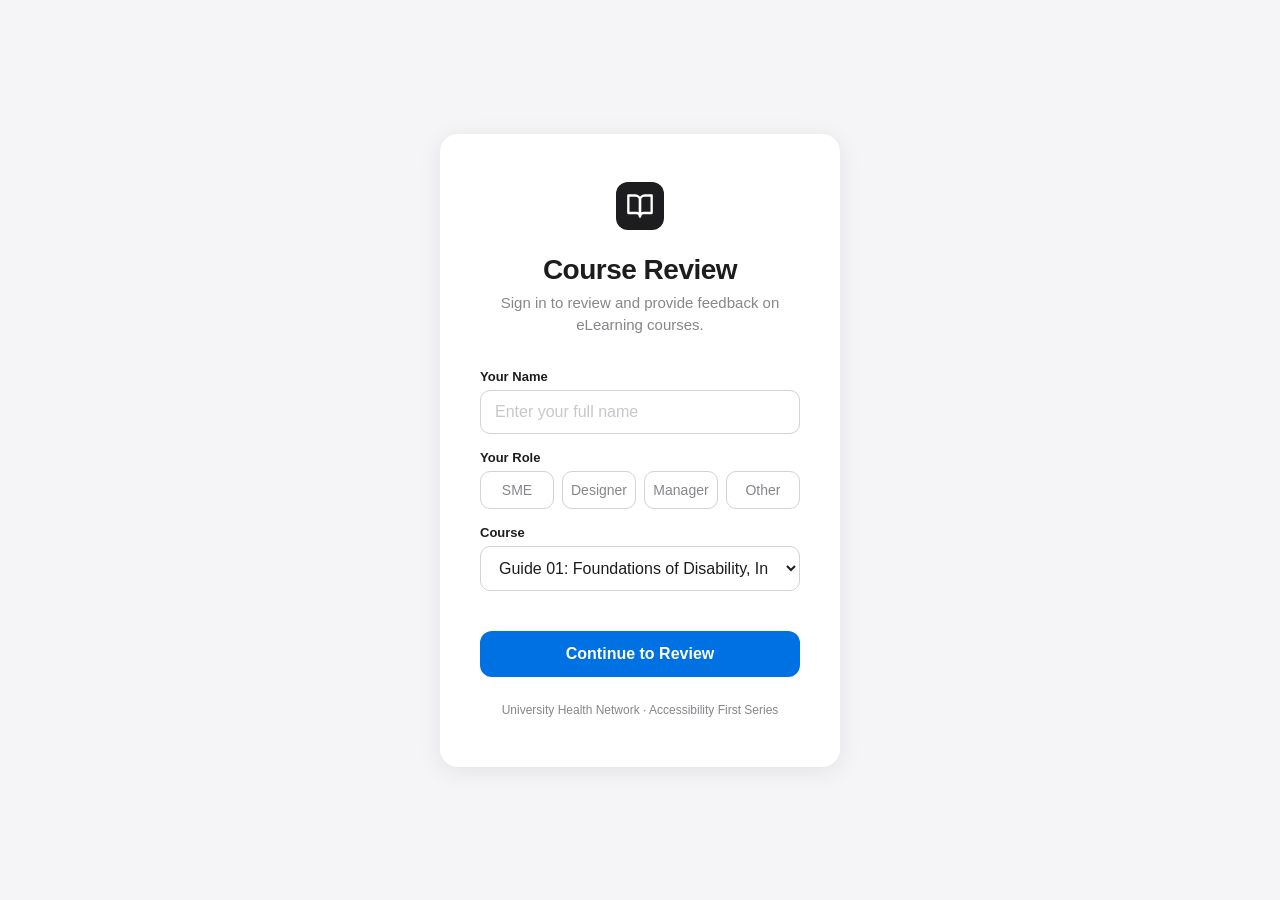
<file: login.html>
<!DOCTYPE html>
<html lang="en">
<head>
<meta charset="UTF-8">
<meta name="viewport" content="width=device-width, initial-scale=1.0">
<title>Course Review — Sign In</title>
<style>
  :root {
    --bg: #f5f5f7;
    --text: #1d1d1f;
    --text-secondary: #86868b;
    --blue: #0071e3;
    --border: #d2d2d7;
    --font: -apple-system, BlinkMacSystemFont, "SF Pro Display", "Helvetica Neue", Arial, sans-serif;
  }

  * { margin: 0; padding: 0; box-sizing: border-box; }

  body {
    font-family: var(--font);
    background: var(--bg);
    height: 100vh;
    display: flex;
    align-items: center;
    justify-content: center;
  }

  .login-card {
    background: #fff;
    border-radius: 18px;
    box-shadow: 0 4px 24px rgba(0,0,0,0.08);
    padding: 48px 40px;
    width: 400px;
    max-width: 90vw;
    text-align: center;
  }

  .logo {
    width: 48px;
    height: 48px;
    background: var(--text);
    border-radius: 12px;
    display: flex;
    align-items: center;
    justify-content: center;
    margin: 0 auto 24px;
  }
  .logo svg { width: 28px; height: 28px; }

  h1 {
    font-size: 28px;
    font-weight: 700;
    letter-spacing: -0.5px;
    color: var(--text);
    margin-bottom: 6px;
  }

  .subtitle {
    font-size: 15px;
    color: var(--text-secondary);
    margin-bottom: 32px;
    line-height: 1.5;
  }

  .field {
    text-align: left;
    margin-bottom: 16px;
  }
  .field label {
    display: block;
    font-size: 13px;
    font-weight: 600;
    color: var(--text);
    margin-bottom: 6px;
  }
  .field input, .field select {
    width: 100%;
    padding: 12px 14px;
    border: 1px solid var(--border);
    border-radius: 10px;
    font-family: var(--font);
    font-size: 16px;
    color: var(--text);
    background: #fff;
    outline: none;
    transition: border-color 0.2s;
  }
  .field input:focus, .field select:focus {
    border-color: var(--blue);
    box-shadow: 0 0 0 3px rgba(0,113,227,0.1);
  }
  .field input::placeholder { color: #c7c7cc; }

  .role-pills {
    display: flex;
    gap: 8px;
    margin-top: 6px;
  }
  .role-pill {
    flex: 1;
    padding: 10px 0;
    border: 1.5px solid var(--border);
    border-radius: 10px;
    background: #fff;
    font-family: var(--font);
    font-size: 14px;
    font-weight: 500;
    color: var(--text-secondary);
    cursor: pointer;
    text-align: center;
    transition: all 0.2s;
  }
  .role-pill:hover { border-color: var(--blue); color: var(--text); }
  .role-pill.selected {
    border-color: var(--blue);
    background: rgba(0,113,227,0.06);
    color: var(--blue);
    font-weight: 600;
  }

  .sign-in-btn {
    width: 100%;
    padding: 14px 0;
    background: var(--blue);
    color: #fff;
    border: 0;
    border-radius: 12px;
    font-family: var(--font);
    font-size: 16px;
    font-weight: 600;
    cursor: pointer;
    margin-top: 24px;
    transition: background 0.2s;
  }
  .sign-in-btn:hover { background: #005bb5; }
  .sign-in-btn:disabled {
    background: #c7c7cc;
    cursor: not-allowed;
  }

  .error-msg {
    font-size: 13px;
    color: #ff3b30;
    margin-top: 8px;
    display: none;
  }

  .footer {
    margin-top: 24px;
    font-size: 12px;
    color: var(--text-secondary);
    line-height: 1.5;
  }
</style>
</head>
<body>

<div class="login-card">
  <div class="logo">
    <svg viewBox="0 0 24 24" fill="none" stroke="#fff" stroke-width="2" stroke-linecap="round" stroke-linejoin="round">
      <path d="M2 3h6a4 4 0 0 1 4 4v14a3 3 0 0 0-3-3H2z"/>
      <path d="M22 3h-6a4 4 0 0 0-4 4v14a3 3 0 0 1 3-3h7z"/>
    </svg>
  </div>

  <h1>Course Review</h1>
  <p class="subtitle">Sign in to review and provide feedback on eLearning courses.</p>

  <div class="field">
    <label>Your Name</label>
    <input type="text" id="nameInput" placeholder="Enter your full name" autocomplete="name">
  </div>

  <div class="field">
    <label>Your Role</label>
    <div class="role-pills">
      <button class="role-pill" data-role="SME">SME</button>
      <button class="role-pill" data-role="Designer">Designer</button>
      <button class="role-pill" data-role="Manager">Manager</button>
      <button class="role-pill" data-role="Other">Other</button>
    </div>
  </div>

  <div class="field">
    <label>Course</label>
    <select id="courseSelect">
      <option value="1">Guide 01: Foundations of Disability, Inclusion & Accessible Design</option>
    </select>
  </div>

  <div class="error-msg" id="errorMsg">Please enter your name and select a role.</div>

  <button class="sign-in-btn" id="signInBtn">Continue to Review</button>

  <p class="footer">University Health Network · Accessibility First Series</p>
</div>

<script>
(function() {
  var selectedRole = '';
  var nameInput = document.getElementById('nameInput');
  var signInBtn = document.getElementById('signInBtn');
  var errorMsg = document.getElementById('errorMsg');
  var courseSelect = document.getElementById('courseSelect');

  // Role pills
  document.querySelectorAll('.role-pill').forEach(function(pill) {
    pill.addEventListener('click', function() {
      document.querySelectorAll('.role-pill').forEach(function(p) { p.classList.remove('selected'); });
      pill.classList.add('selected');
      selectedRole = pill.getAttribute('data-role');
      errorMsg.style.display = 'none';
    });
  });

  // Check returning user
  var savedName = localStorage.getItem('sme_reviewer_name');
  var savedRole = localStorage.getItem('sme_reviewer_role');
  if (savedName) nameInput.value = savedName;
  if (savedRole) {
    selectedRole = savedRole;
    var pill = document.querySelector('[data-role="' + savedRole + '"]');
    if (pill) pill.classList.add('selected');
  }

  // Sign in
  signInBtn.addEventListener('click', function() {
    var name = nameInput.value.trim();
    if (!name || !selectedRole) {
      errorMsg.style.display = 'block';
      return;
    }

    localStorage.setItem('sme_reviewer_name', name);
    localStorage.setItem('sme_reviewer_role', selectedRole);
    localStorage.setItem('sme_review_guide', courseSelect.value);

    // Route based on role
    if (selectedRole === 'Designer') {
      window.location.href = 'dashboard.html';
    } else {
      window.location.href = 'index.html';
    }
  });

  // Enter key
  nameInput.addEventListener('keydown', function(e) {
    if (e.key === 'Enter') signInBtn.click();
  });
})();
</script>

</body>
</html>
</file>
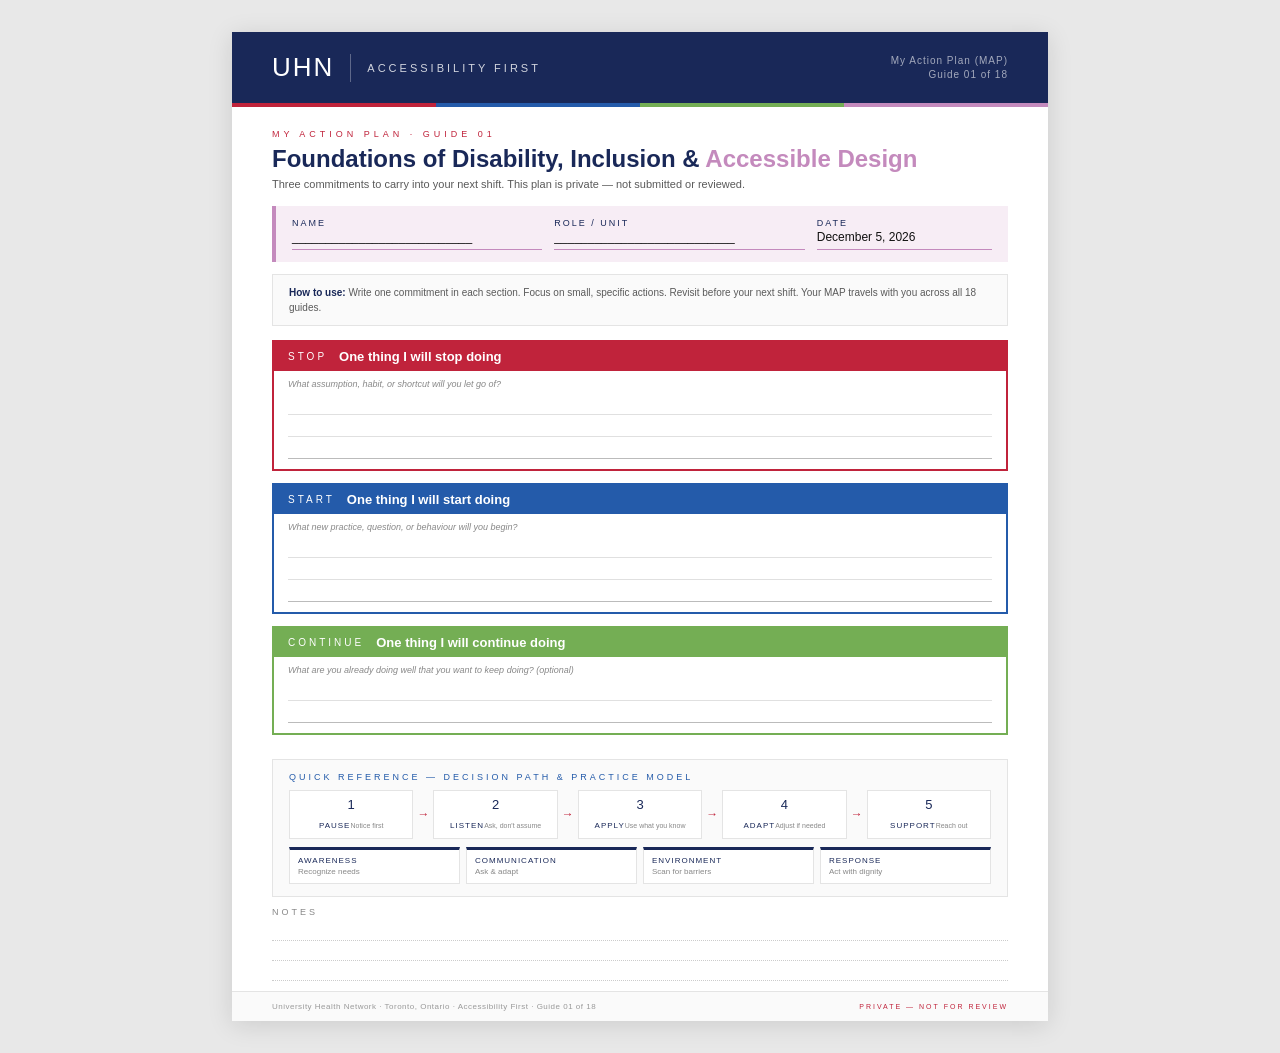
<file: course/assets/MAP-Template-Demo.html>
<!DOCTYPE html>
<html lang="en">
<head>
<meta charset="UTF-8">
<title>MAP Template — Guide 01 · Accessibility First</title>
<style>
  @page { size:letter; margin:0.5in 0.6in; }
  * { margin:0; padding:0; box-sizing:border-box; }
  body { font-family:Arial, Helvetica, sans-serif; color:#111; background:#e8e8e8; display:flex; justify-content:center; padding:32px; }

  .page {
    width:8.5in; background:#fff;
    box-shadow:0 4px 24px rgba(0,0,0,0.12);
  }

  /* ── Header Band ── */
  .header {
    background:#192858; color:#fff; padding:20px 40px;
    display:flex; align-items:center; justify-content:space-between;
  }
  .header-left { display:flex; align-items:center; gap:16px; }
  .header-logo { font-family:"Arial Black", Arial, sans-serif; font-size:26px; letter-spacing:2px; }
  .header-sep { width:1px; height:28px; background:rgba(255,255,255,0.3); }
  .header-series { font-family:"Arial Black", Arial, sans-serif; font-size:11px; letter-spacing:3px; text-transform:uppercase; color:rgba(255,255,255,0.8); }
  .header-right { text-align:right; font-size:10px; color:rgba(255,255,255,0.6); letter-spacing:1px; line-height:1.4; }

  /* ── Accent Line ── */
  .accent-line { height:4px; background:linear-gradient(to right, #C0233B 25%, #245BAA 25% 50%, #74AE54 50% 75%, #C48ABD 75%); }

  /* ── Title Section ── */
  .title-section { padding:22px 40px 14px; }
  .eyebrow { font-family:"Arial Black", Arial, sans-serif; font-size:9px; letter-spacing:4px; text-transform:uppercase; color:#C0233B; margin-bottom:6px; }
  .title-section h1 { font-family:"Arial Black", Arial, sans-serif; font-size:24px; color:#192858; line-height:1.15; margin-bottom:4px; }
  .title-section h1 span { color:#C48ABD; }
  .subtitle { font-size:11px; color:#5A5A5A; line-height:1.4; }

  /* ── Info Bar ── */
  .info-bar {
    margin:0 40px; padding:12px 16px; background:#F7EDF5;
    border-left:4px solid #C48ABD;
    display:grid; grid-template-columns:1fr 1fr 0.7fr; gap:12px;
    font-size:11px; color:#5A5A5A;
  }
  .info-bar .field-label { font-family:"Arial Black", Arial, sans-serif; font-size:9px; letter-spacing:2px; color:#192858; text-transform:uppercase; display:block; margin-bottom:2px; }
  .info-bar .field-value { border-bottom:1px solid #C48ABD; min-height:20px; font-size:12px; color:#111; padding-bottom:2px; }

  /* ── Instructions ── */
  .instructions {
    margin:12px 40px 0; padding:10px 16px;
    background:#FAFAFA; border:1px solid #E4E4E4;
    font-size:10px; color:#5A5A5A; line-height:1.5;
  }
  .instructions strong { color:#192858; }

  /* ── MAP Fields ── */
  .map-fields { padding:14px 40px 0; }

  .map-field { border:2px solid #C48ABD; margin-bottom:12px; }
  .map-field-header {
    background:#C48ABD; color:#fff; padding:7px 14px;
    display:flex; align-items:center; gap:12px;
  }
  .map-field-header.stop { background:#C0233B; }
  .map-field-header.start { background:#245BAA; }
  .map-field-header.continue { background:#74AE54; }
  .map-field.stop { border-color:#C0233B; }
  .map-field.start { border-color:#245BAA; }
  .map-field.continue { border-color:#74AE54; }

  .map-field-header .badge {
    font-family:"Arial Black", Arial, sans-serif; font-size:10px;
    letter-spacing:3px; text-transform:uppercase;
  }
  .map-field-header h3 {
    font-family:"Arial Black", Arial, sans-serif; font-size:13px; margin:0;
  }
  .map-field-body { padding:8px 14px 10px; }
  .map-field-prompt { font-size:9px; color:#888; font-style:italic; margin-bottom:4px; }
  .map-field-lines .line { border-bottom:1px solid #e0e0e0; height:22px; }
  .map-field-lines .line:last-child { border-bottom:1px solid #bbb; }

  /* ── Reference Section ── */
  .reference-section { padding:12px 40px 0; }
  .ref-card {
    border:1px solid #E4E4E4; padding:12px 16px; background:#FAFAFA;
  }
  .ref-card .ref-title {
    font-family:"Arial Black", Arial, sans-serif; font-size:9px;
    letter-spacing:3px; text-transform:uppercase; color:#245BAA; margin-bottom:8px;
  }
  .ref-steps { display:flex; gap:4px; align-items:center; }
  .ref-step {
    flex:1; text-align:center; padding:6px 2px;
    border:1px solid #E4E4E4; background:#fff; line-height:1.2;
  }
  .ref-step .num { font-family:"Arial Black", Arial, sans-serif; font-size:13px; color:#192858; display:block; }
  .ref-step .name { font-family:"Arial Black", Arial, sans-serif; font-size:8px; color:#192858; letter-spacing:1px; text-transform:uppercase; }
  .ref-step .desc { color:#888; font-size:7px; margin-top:1px; }
  .ref-arrow { font-size:12px; color:#C0233B; flex-shrink:0; }

  .aip-grid { display:grid; grid-template-columns:repeat(4, 1fr); gap:6px; margin-top:8px; }
  .aip-card { border-top:3px solid #192858; border:1px solid #E4E4E4; border-top:3px solid #192858; padding:6px 8px; background:#fff; }
  .aip-card .aip-name { font-family:"Arial Black", Arial, sans-serif; font-size:8px; color:#192858; letter-spacing:1px; text-transform:uppercase; margin-bottom:2px; }
  .aip-card .aip-desc { font-size:8px; color:#888; line-height:1.3; }

  /* ── Notes ── */
  .notes-section { padding:10px 40px 0; }
  .notes-title { font-family:"Arial Black", Arial, sans-serif; font-size:9px; letter-spacing:3px; text-transform:uppercase; color:#888; margin-bottom:4px; }
  .notes-lines .line { border-bottom:1px dotted #ccc; height:20px; }

  /* ── Footer ── */
  .footer {
    margin-top:10px; padding:10px 40px; background:#FAFAFA;
    border-top:1px solid #E4E4E4;
    display:flex; justify-content:space-between; align-items:center;
    font-size:8px; color:#999; letter-spacing:0.5px;
  }
  .footer .confidential {
    font-family:"Arial Black", Arial, sans-serif; font-size:7px;
    letter-spacing:2px; text-transform:uppercase; color:#C0233B;
  }

  @media print {
    body { background:none !important; padding:0 !important; -webkit-print-color-adjust:exact !important; print-color-adjust:exact !important; color-adjust:exact !important; }
    .page { box-shadow:none !important; width:100% !important; }
    .no-print { display:none !important; }
    /* Force all background colors to print */
    .header { background:#192858 !important; -webkit-print-color-adjust:exact !important; }
    .accent-line { background:linear-gradient(to right, #C0233B 25%, #245BAA 25% 50%, #74AE54 50% 75%, #C48ABD 75%) !important; -webkit-print-color-adjust:exact !important; }
    .map-field-header.stop { background:#C0233B !important; -webkit-print-color-adjust:exact !important; }
    .map-field-header.start { background:#245BAA !important; -webkit-print-color-adjust:exact !important; }
    .map-field-header.continue { background:#74AE54 !important; -webkit-print-color-adjust:exact !important; }
    .map-field.stop { border-color:#C0233B !important; }
    .map-field.start { border-color:#245BAA !important; }
    .map-field.continue { border-color:#74AE54 !important; }
    .info-bar { background:#F7EDF5 !important; border-left-color:#C48ABD !important; -webkit-print-color-adjust:exact !important; }
    .ref-card { background:#FAFAFA !important; -webkit-print-color-adjust:exact !important; }
    .aip-card { border-top-color:#192858 !important; }
    .footer { background:#FAFAFA !important; -webkit-print-color-adjust:exact !important; }
    .eyebrow { color:#C0233B !important; }
    .ref-arrow { color:#C0233B !important; }
    .confidential { color:#C0233B !important; }
    * { -webkit-print-color-adjust:exact !important; print-color-adjust:exact !important; }
  }
</style>
</head>
<body>

<div class="page">

  <!-- Header -->
  <div class="header">
    <div class="header-left">
      <div class="header-logo">UHN</div>
      <div class="header-sep"></div>
      <div class="header-series">Accessibility First</div>
    </div>
    <div class="header-right">
      My Action Plan (MAP)<br>
      Guide 01 of 18
    </div>
  </div>
  <div class="accent-line"></div>

  <!-- Title -->
  <div class="title-section">
    <div class="eyebrow">MY ACTION PLAN · GUIDE 01</div>
    <h1>Foundations of Disability, Inclusion &amp; <span>Accessible Design</span></h1>
    <p class="subtitle">Three commitments to carry into your next shift. This plan is private — not submitted or reviewed.</p>
  </div>

  <!-- Info Bar -->
  <div class="info-bar">
    <div>
      <span class="field-label">Name</span>
      <div class="field-value" id="printName"></div>
    </div>
    <div>
      <span class="field-label">Role / Unit</span>
      <div class="field-value" id="printRole"></div>
    </div>
    <div>
      <span class="field-label">Date</span>
      <div class="field-value" id="printDate"></div>
    </div>
  </div>

  <!-- Instructions -->
  <div class="instructions">
    <strong>How to use:</strong> Write one commitment in each section. Focus on small, specific actions. Revisit before your next shift. Your MAP travels with you across all 18 guides.
  </div>

  <!-- MAP Fields -->
  <div class="map-fields">

    <div class="map-field stop">
      <div class="map-field-header stop">
        <span class="badge">STOP</span>
        <h3>One thing I will stop doing</h3>
      </div>
      <div class="map-field-body">
        <div class="map-field-prompt">What assumption, habit, or shortcut will you let go of?</div>
        <div class="map-field-lines" id="printStop">
          <div class="line"></div>
          <div class="line"></div>
          <div class="line"></div>
        </div>
      </div>
    </div>

    <div class="map-field start">
      <div class="map-field-header start">
        <span class="badge">START</span>
        <h3>One thing I will start doing</h3>
      </div>
      <div class="map-field-body">
        <div class="map-field-prompt">What new practice, question, or behaviour will you begin?</div>
        <div class="map-field-lines" id="printStart">
          <div class="line"></div>
          <div class="line"></div>
          <div class="line"></div>
        </div>
      </div>
    </div>

    <div class="map-field continue">
      <div class="map-field-header continue">
        <span class="badge">CONTINUE</span>
        <h3>One thing I will continue doing</h3>
      </div>
      <div class="map-field-body">
        <div class="map-field-prompt">What are you already doing well that you want to keep doing? (optional)</div>
        <div class="map-field-lines" id="printContinue">
          <div class="line"></div>
          <div class="line"></div>
        </div>
      </div>
    </div>

  </div>

  <!-- Quick Reference -->
  <div class="reference-section">
    <div class="ref-card">
      <div class="ref-title">Quick Reference — Decision Path &amp; Practice Model</div>
      <div class="ref-steps">
        <div class="ref-step"><span class="num">1</span><span class="name">Pause</span><span class="desc">Notice first</span></div>
        <div class="ref-arrow">→</div>
        <div class="ref-step"><span class="num">2</span><span class="name">Listen</span><span class="desc">Ask, don't assume</span></div>
        <div class="ref-arrow">→</div>
        <div class="ref-step"><span class="num">3</span><span class="name">Apply</span><span class="desc">Use what you know</span></div>
        <div class="ref-arrow">→</div>
        <div class="ref-step"><span class="num">4</span><span class="name">Adapt</span><span class="desc">Adjust if needed</span></div>
        <div class="ref-arrow">→</div>
        <div class="ref-step"><span class="num">5</span><span class="name">Support</span><span class="desc">Reach out</span></div>
      </div>
      <div class="aip-grid">
        <div class="aip-card"><div class="aip-name">Awareness</div><div class="aip-desc">Recognize needs</div></div>
        <div class="aip-card"><div class="aip-name">Communication</div><div class="aip-desc">Ask &amp; adapt</div></div>
        <div class="aip-card"><div class="aip-name">Environment</div><div class="aip-desc">Scan for barriers</div></div>
        <div class="aip-card"><div class="aip-name">Response</div><div class="aip-desc">Act with dignity</div></div>
      </div>
    </div>
  </div>

  <!-- Notes -->
  <div class="notes-section">
    <div class="notes-title">Notes</div>
    <div class="notes-lines">
      <div class="line"></div>
      <div class="line"></div>
      <div class="line"></div>
    </div>
  </div>

  <!-- Footer -->
  <div class="footer">
    <div>University Health Network · Toronto, Ontario · Accessibility First · Guide 01 of 18</div>
    <div class="confidential">PRIVATE — NOT FOR REVIEW</div>
  </div>

</div>

<script>
// Pre-fill from URL params or localStorage (when launched from course mockup)
(function(){
  var params = new URLSearchParams(window.location.search);
  var name = params.get('name') || '';
  var role = params.get('role') || '';
  var stop = params.get('stop') || '';
  var start = params.get('start') || '';
  var cont = params.get('continue') || '';

  // Try localStorage fallback
  if(!name || !stop){
    try {
      var saved = JSON.parse(localStorage.getItem('guide01_map_responses') || '{}');
      if(!stop && saved.mapStop) stop = saved.mapStop;
      if(!start && saved.mapStart) start = saved.mapStart;
      if(!cont && saved.mapContinue) cont = saved.mapContinue;
    } catch(e){}
    try {
      var user = JSON.parse(localStorage.getItem('guide01_user') || '{}');
      if(!name && user.name) name = user.name;
      if(!role && user.role) role = user.role;
    } catch(e){}
  }

  var today = new Date().toLocaleDateString('en-CA', {year:'numeric', month:'long', day:'numeric'});

  document.getElementById('printName').textContent = name || '___________________________';
  document.getElementById('printRole').textContent = role || '___________________________';
  document.getElementById('printDate').textContent = today;

  if(stop) document.getElementById('printStop').innerHTML = '<p style="font-size:12px;line-height:1.5;color:#111;min-height:60px;">' + stop + '</p>';
  if(start) document.getElementById('printStart').innerHTML = '<p style="font-size:12px;line-height:1.5;color:#111;min-height:60px;">' + start + '</p>';
  if(cont) document.getElementById('printContinue').innerHTML = '<p style="font-size:12px;line-height:1.5;color:#111;min-height:40px;">' + cont + '</p>';
})();
</script>

</body>
</html>
</file>
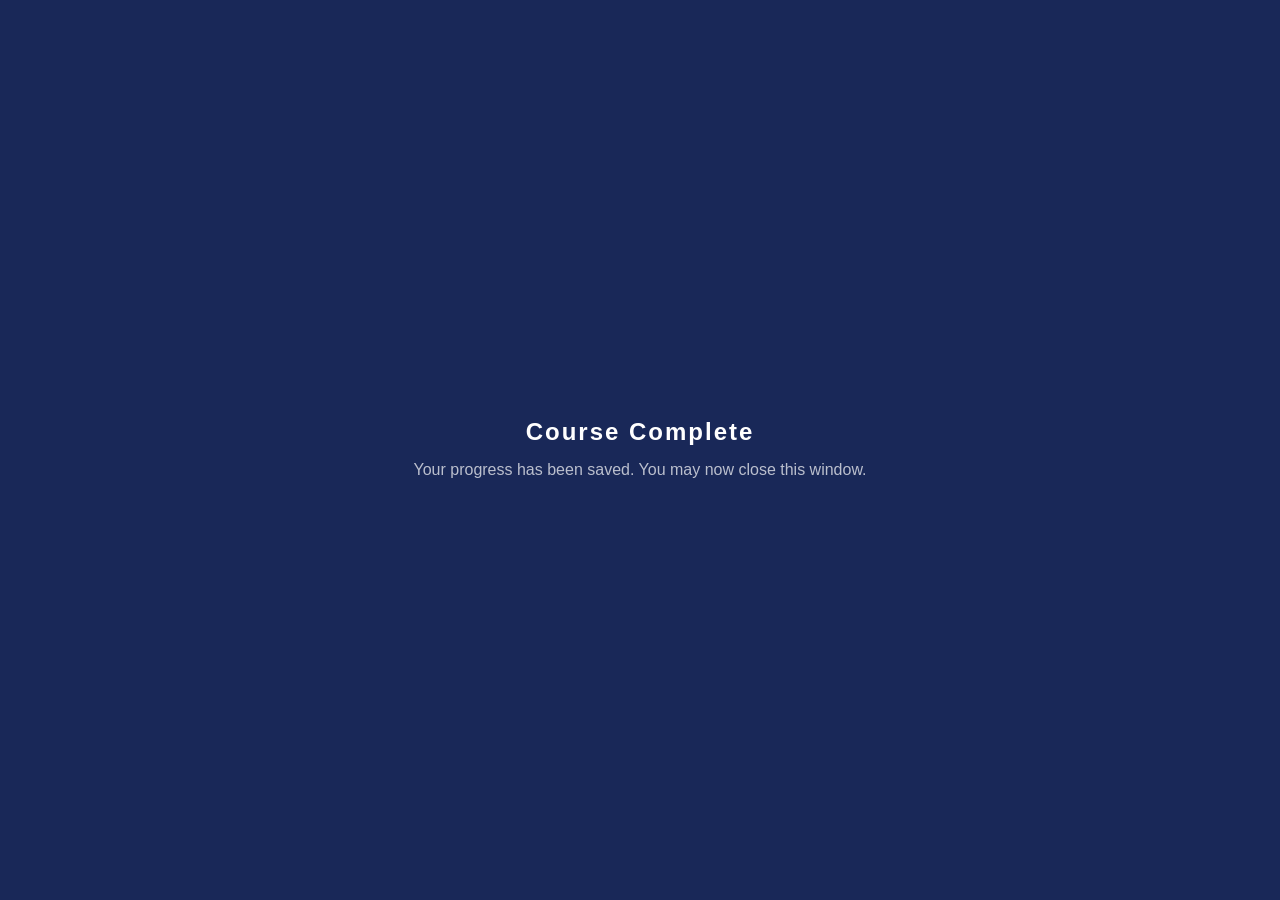
<file: course/lms/goodbye.html>
<!DOCTYPE html>
<html lang="en">
<head>
<meta charset="UTF-8">
<title>Course Complete</title>
<style>
  body {
    margin: 0; padding: 0; background: #192858; color: #fff;
    font-family: Arial, Helvetica, sans-serif;
    display: flex; align-items: center; justify-content: center;
    height: 100vh; text-align: center;
  }
  .msg {
    max-width: 480px; padding: 48px;
  }
  h1 {
    font-size: 24px; margin: 0 0 12px; letter-spacing: 2px;
  }
  p {
    font-size: 16px; color: rgba(255,255,255,0.7); line-height: 1.5; margin: 0;
  }
</style>
</head>
<body>
  <div class="msg">
    <h1>Course Complete</h1>
    <p>Your progress has been saved. You may now close this window.</p>
  </div>
</body>
</html>
</file>
